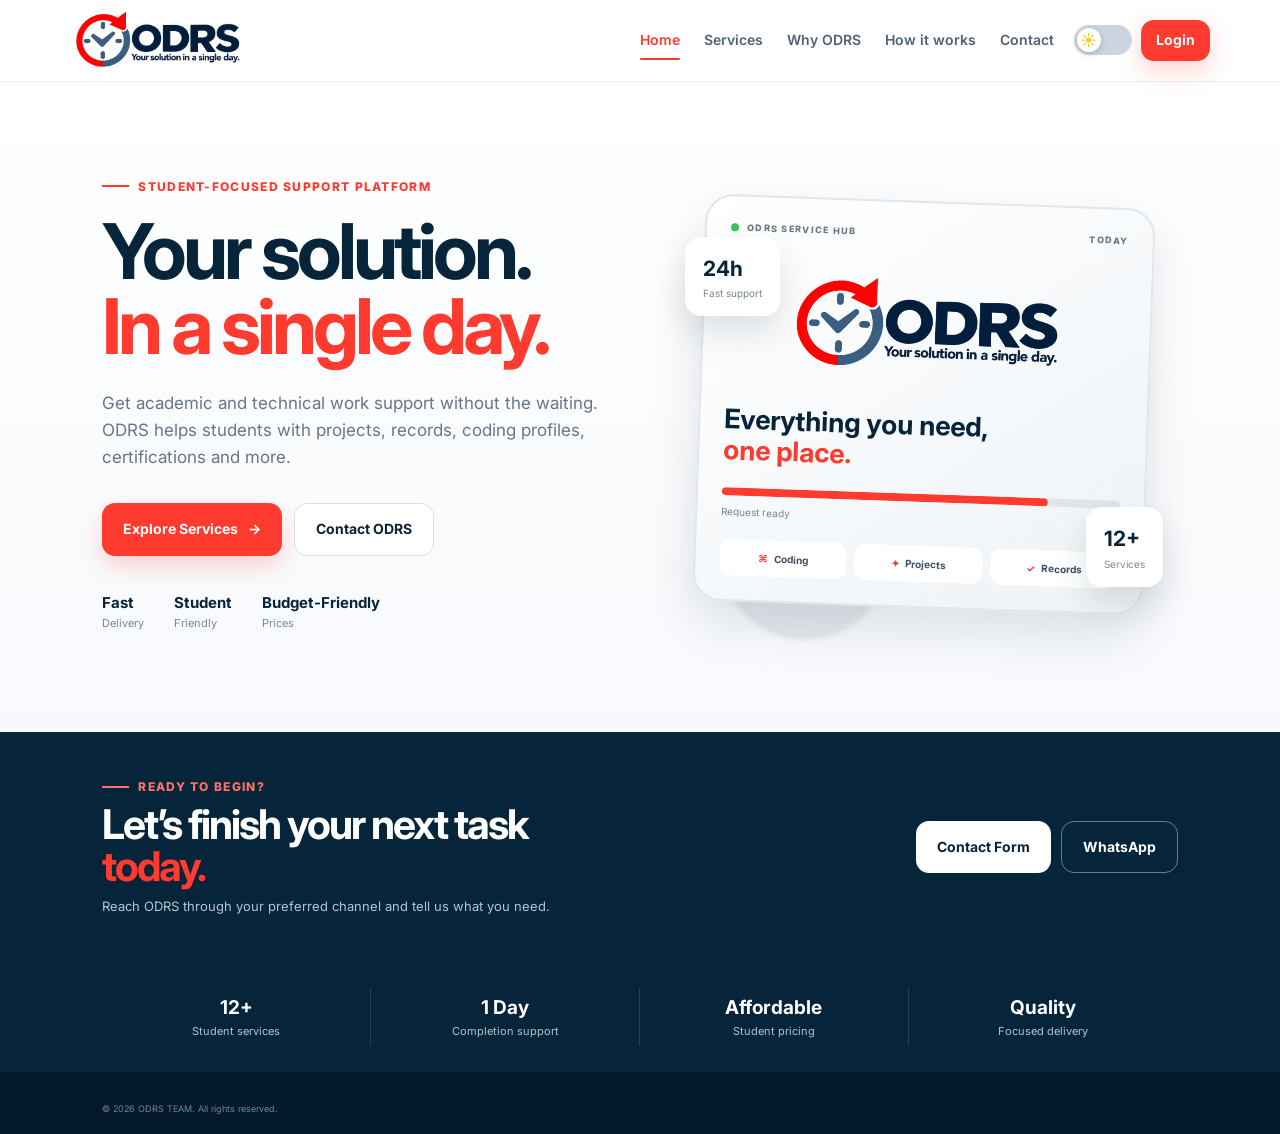
<file: index.html>
<!DOCTYPE html>
<html lang="en">
<head>
  <meta charset="UTF-8" />
  <meta name="viewport" content="width=device-width, initial-scale=1.0" />
  <meta name="description" content="ODRS Team — fast, affordable academic and technical support for students." />
  <title>ODRS TEAM | Home</title>
  <link rel="icon" href="favicon.ico" />
  <link rel="preconnect" href="https://fonts.googleapis.com">
  <link rel="preconnect" href="https://fonts.gstatic.com" crossorigin>
  <link href="https://fonts.googleapis.com/css2?family=Inter:wght@400;500;600;700;800&display=swap" rel="stylesheet">
  <link rel="stylesheet" href="landing.css" />
</head>
<body>
  <header class="site-header" id="top">
    <a class="brand" href="index.html" aria-label="ODRS home">
      <img src="logo.png" id="headerLogo" alt="ODRS logo" />
    </a>

    <nav class="desktop-nav" aria-label="Main navigation">
      <a href="services.html">Services</a>
      <a href="why-odrs.html">Why ODRS</a>
      <a href="how-it-works.html">How it works</a>
      <a href="contact.html">Contact</a>
    </nav>

    <div class="header-actions">
      <!-- Dark Mode -->
      <button class="theme-toggle" id="themeToggle" aria-label="Toggle dark mode">
      <span class="toggle-circle"></span>
    </button>
      <!-- Login -->
      <a class="btn btn-primary btn-small" href="login.html">Login</a>
      <!-- Mobile Menu -->
      <button class="menu-toggle" id="menuToggle" aria-label="Open menu">☰</button>
    </div>
  </header>

  <main>
    <section class="hero">
      <div class="hero-copy reveal">
        <div class="eyebrow"><span></span>Student-focused support platform</div>
        <h1>Your solution.<br><em>In a single day.</em></h1>
        <p>Get academic and technical work support without the waiting. ODRS helps students with projects, records, coding profiles, certifications and more.</p>

        <div class="hero-buttons">
          <a class="btn btn-primary" href="services.html">Explore Services <span>→</span></a>
          <a class="btn btn-ghost" href="contact.html">Contact ODRS</a>
        </div>

        <div class="trust-row">
          <div><strong>Fast</strong><span>Delivery</span></div>
          <div><strong>Student</strong><span>Friendly</span></div>
          <div><strong>Budget-Friendly</strong><span>Prices</span></div>
        </div>
      </div>

      <div class="hero-visual reveal">
        <div class="orb orb-one"></div>
        <div class="orb orb-two"></div>

        <div class="hero-card main-card">
          <div class="card-top">
            <span class="status-dot"></span>
            <span>ODRS SERVICE HUB</span>
            <span class="mini-date">TODAY</span>
          </div>

          <div class="hero-logo-wrap">
            <img src="logo.png" id="heroLogo" alt="ODRS" />
          </div>

          <h3>Everything you need,<br><span>one place.</span></h3>
          <div class="progress"><span style="width:82%"></span></div>
          <div class="progress-label"><span>Request ready</span><b>82%</b></div>

          <div class="mini-services">
            <div><span>⌘</span> Coding</div>
            <div><span>✦</span> Projects</div>
            <div><span>✓</span> Records</div>
          </div>
        </div>

        <div class="floating-card float-a">
          <b>24h</b>
          <span>Fast support</span>
        </div>

        <div class="floating-card float-b">
          <b>12+</b>
          <span>Services</span>
        </div>
      </div>
      
    </section>
    <section class="cta" id="contact">
      <div class="cta-inner reveal">
        <div>
          <div class="eyebrow"><span></span> Ready to begin?</div>
          <h2>Let’s finish your next task<br><em>today.</em></h2>
          <p>Reach ODRS through your preferred channel and tell us what you need.</p>
        </div>

        <div class="cta-actions">
          <a class="btn btn-white" href="https://odrs-contact-form.vercel.app/">Contact Form</a>
          <a class="btn btn-outline-white" href="https://wa.me/918940833101" target="_blank" rel="noopener noreferrer">WhatsApp</a>
        </div>
      </div>
    </section>
    
    <section class="stats-strip">
      <div><strong>12+</strong><span>Student services</span></div>
      <div><strong>1 Day</strong><span>Completion support</span></div>
      <div><strong>Affordable</strong><span>Student pricing</span></div>
      <div><strong>Quality</strong><span>Focused delivery</span></div>
    </section>
  </main>

  <footer class="footer">
    <p class="copyright">© 2026 ODRS TEAM. All rights reserved.</p>
  </footer>

  <script src="script.js"></script>
</body>
</html>
</file>
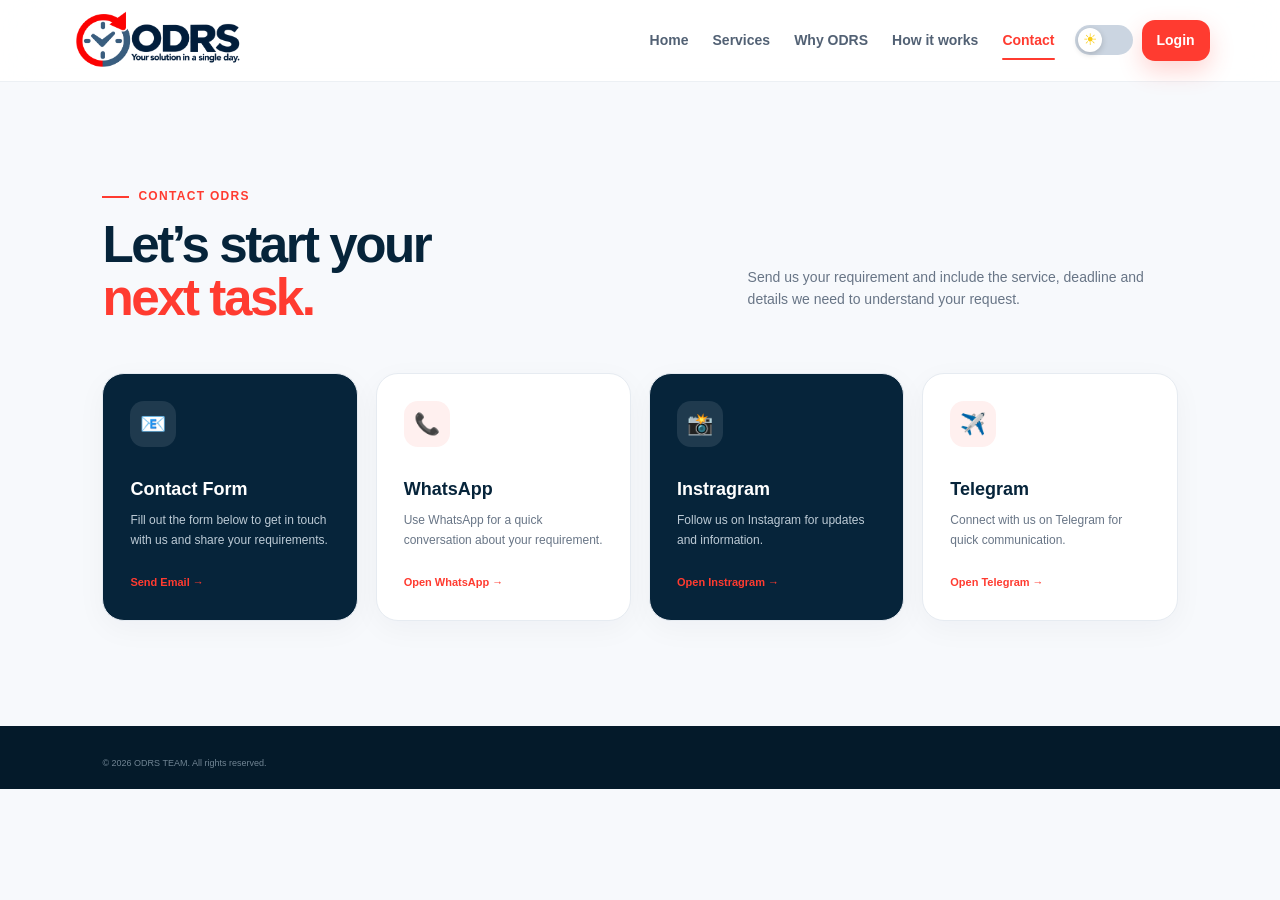
<file: contact.html>
<!DOCTYPE html>
<html lang="en">
<head><meta charset="UTF-8"/><meta name="viewport" content="width=device-width, initial-scale=1.0"/><meta name="description" content="Contact ODRS TEAM for student academic and technical support."/><title>ODRS TEAM | Contact</title><link rel="icon" href="favicon.ico"/><link rel="stylesheet" href="landing.css"/></head>
<body>
<header class="site-header" id="top">
  <a class="brand" href="index.html" aria-label="ODRS home">
    <img src="logo.png" id="headerLogo" alt="ODRS logo" />
  </a>
  <nav class="desktop-nav" aria-label="Main navigation">
    <a href="services.html">Services</a>
    <a href="why-odrs.html">Why ODRS</a>
    <a href="how-it-works.html">How it works</a>
    <a href="contact.html" aria-current="page">Contact</a>
  </nav><div class="header-actions">
    <button class="theme-toggle" id="themeToggle" aria-label="Toggle dark mode">
      <span class="toggle-circle"></span>
    </button><a class="btn btn-primary btn-small" href="login.html">Login</a>
    <button class="menu-toggle" id="menuToggle" aria-label="Open menu">☰</button>
  </div>
</header>
<main><section class="section"><div class="section-heading reveal"><div><div class="eyebrow"><span></span> Contact ODRS</div><h2>Let’s start your<br><em>next task.</em></h2></div><p>Send us your requirement and include the service, deadline and details we need to understand your request.</p></div>
<div class="service-grid"><article class="service-card featured reveal"><div class="service-icon">📧</div><h3>Contact Form</h3><p>Fill out the form below to get in touch with us and share your requirements.</p><a href="https://odrs-contact-form.vercel.app/">Send Email →</a></article><article class="service-card reveal"><div class="service-icon">📞</div><h3>WhatsApp</h3><p>Use WhatsApp for a quick conversation about your requirement.</p><a href="https://wa.me/918940833101" target="_blank">Open WhatsApp →</a></article><article class="service-card featured reveal"><div class="service-icon">📸</div><h3>Instragram</h3><p>Follow us on Instagram for updates and information.</p><a href="https://www.instagram.com/odrs._.company._?igsh=Y2Nidmp3eGxqczM2" target="_blank">Open Instragram →</a></article><article class="service-card reveal"><div class="service-icon">✈️</div><h3>Telegram</h3><p>Connect with us on Telegram for quick communication.</p><a href="https://t.me/Sethumadhavan505" target="_blank">Open Telegram →</a></article></div>
</section>
</main>
<footer class="footer"><p class="copyright">© 2026 ODRS TEAM. All rights reserved.</p></footer>
<script src="script.js"></script>
</body>
</html>
</file>
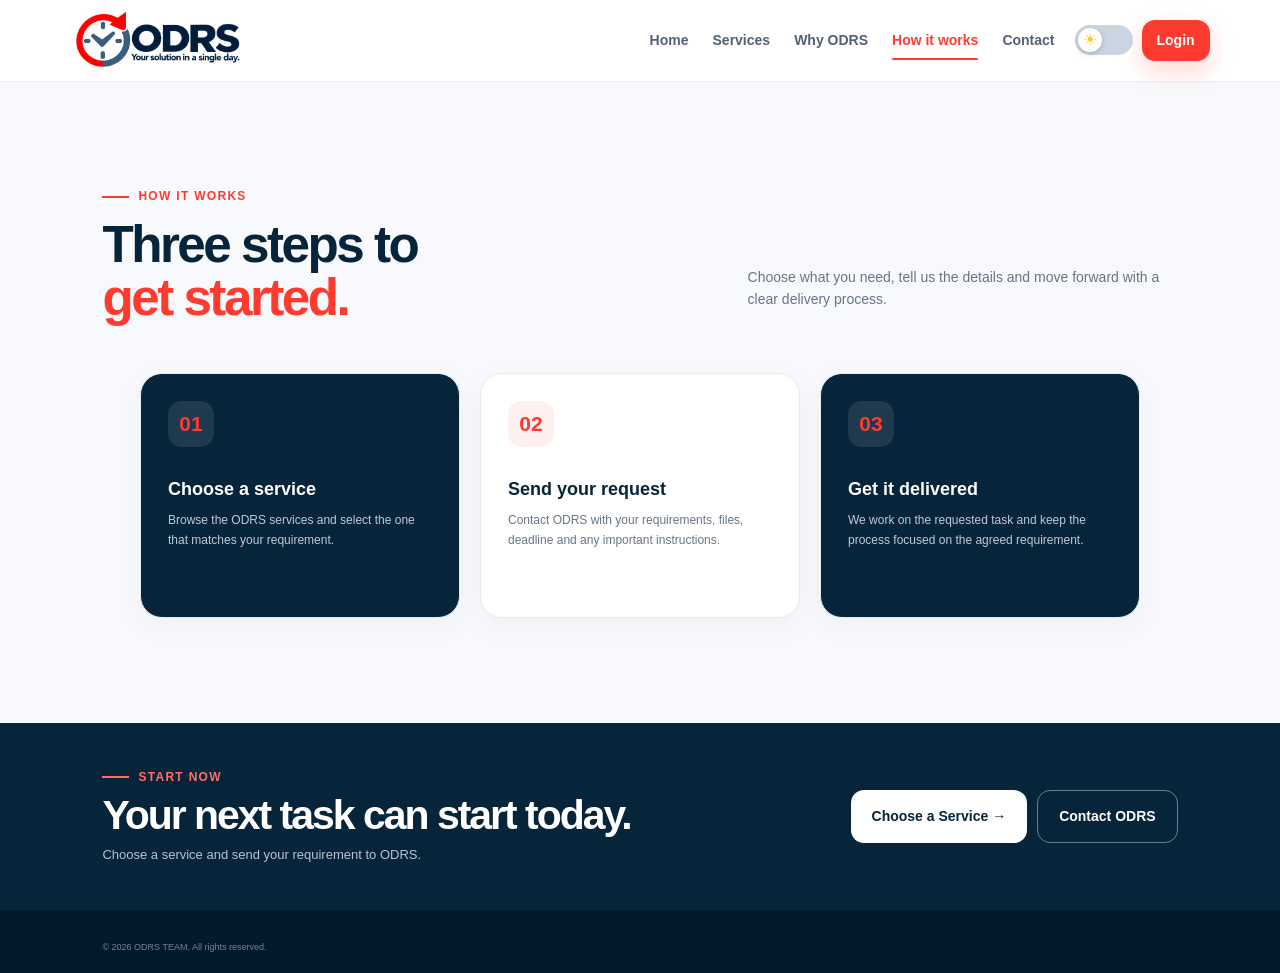
<file: how-it-works.html>
<!DOCTYPE html>
<html lang="en">
<head><meta charset="UTF-8"/><meta name="viewport" content="width=device-width, initial-scale=1.0"/><meta name="description" content="How ODRS works for students."/><title>ODRS TEAM | How it Works</title><link rel="icon" href="favicon.ico"/><link rel="stylesheet" href="landing.css"/></head>
<body>
<header class="site-header" id="top">
  <a class="brand" href="index.html" aria-label="ODRS home">
    <img src="logo.png" id="headerLogo" alt="ODRS logo" />
  </a>
  <nav class="desktop-nav" aria-label="Main navigation">
    <a href="services.html">Services</a>
    <a href="why-odrs.html">Why ODRS</a>
    <a href="how-it-works.html" aria-current="page">How it works</a>
    <a href="contact.html">Contact</a>
  </nav>
  <div class="header-actions">
    <button class="theme-toggle" id="themeToggle" aria-label="Toggle dark mode">
      <span class="toggle-circle"></span>
    </button>
    <a class="btn btn-primary btn-small" href="login.html">Login</a>
    <button class="menu-toggle" id="menuToggle" aria-label="Open menu">☰</button>
  </div>
</header>
<main>
<section class="section"><div class="section-heading reveal"><div><div class="eyebrow"><span></span> How it works</div><h2>Three steps to<br><em>get started.</em></h2></div><p>Choose what you need, tell us the details and move forward with a clear delivery process.</p></div>  
<div class="steps"><article class="service-card featured reveal"><div class="service-icon">01</div><h3>Choose a service</h3><p>Browse the ODRS services and select the one that matches your requirement.</p></article><article class="service-card reveal"><div class="service-icon">02</div><h3>Send your request</h3><p>Contact ODRS with your requirements, files, deadline and any important instructions.</p></article><article class="service-card featured reveal"><div class="service-icon">03</div><h3>Get it delivered</h3><p>We work on the requested task and keep the process focused on the agreed requirement.</p></article></div></section>
<section class="cta"><div class="cta-inner reveal"><div><div class="eyebrow"><span></span> Start now</div><h2>Your next task can start today.</h2><p>Choose a service and send your requirement to ODRS.</p></div><div class="cta-actions"><a class="btn btn-white" href="services.html">Choose a Service →</a><a class="btn btn-outline-white" href="contact.html">Contact ODRS</a></div></div></section>
</main>
<footer class="footer"><p class="copyright">© 2026 ODRS TEAM. All rights reserved.</p></footer>
  <script src="script.js"></script>
</body>
</html>
</file>
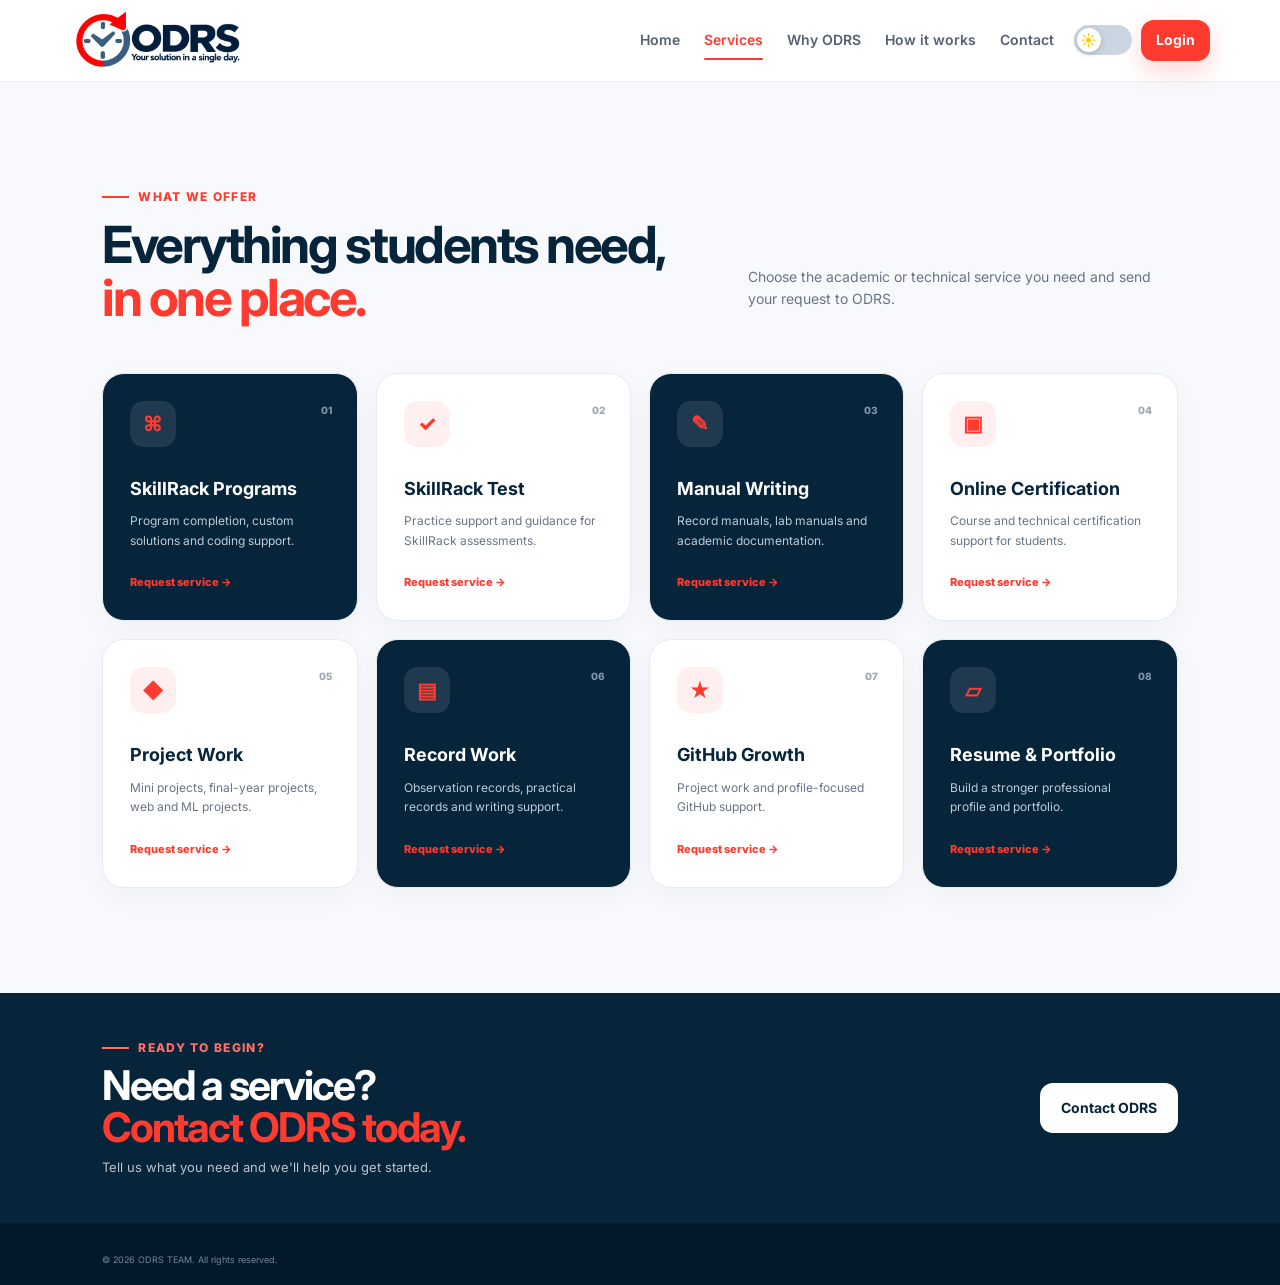
<file: services.html>
<!DOCTYPE html>
<html lang="en">
<head>
  <meta charset="UTF-8" />
  <meta name="viewport" content="width=device-width, initial-scale=1.0" />
  <meta name="description" content="ODRS Services — academic and technical support for students." />
  <title>ODRS TEAM | Services</title>
  <link rel="icon" href="favicon.ico" />
  <link rel="preconnect" href="https://fonts.googleapis.com">
  <link rel="preconnect" href="https://fonts.gstatic.com" crossorigin>
  <link href="https://fonts.googleapis.com/css2?family=Inter:wght@400;500;600;700;800&display=swap" rel="stylesheet">
  <link rel="stylesheet" href="landing.css" />
</head>
<body>
<header class="site-header" id="top">
  <a class="brand" href="index.html" aria-label="ODRS home">
    <img src="logo.png" id="headerLogo" alt="ODRS logo" />
  </a>
  <nav class="desktop-nav" aria-label="Main navigation">
    <a href="services.html">Services</a>
    <a href="why-odrs.html">Why ODRS</a>
    <a href="how-it-works.html">How it works</a>
    <a href="contact.html">Contact</a>
  </nav>
  <div class="header-actions">
    <button class="theme-toggle" id="themeToggle" aria-label="Toggle dark mode"><span class="toggle-circle"></span></button>
    <a class="btn btn-primary btn-small" href="https://odrs-company-io.vercel.app/">Login</a>
    <button class="menu-toggle" id="menuToggle" aria-label="Open menu">☰</button>
  </div>
</header>

<main>
<section class="section">
  <div class="section-heading reveal">
    <div>
      <div class="eyebrow"><span></span> What we offer</div>
      <h2>Everything students need,<br><em>in one place.</em></h2>
    </div>
    <p>Choose the academic or technical service you need and send your request to ODRS.</p>
  </div>

  <div class="service-grid">
    <article class="service-card featured reveal"><div class="service-icon">⌘</div><span class="service-no">01</span><h3>SkillRack Programs</h3><p>Program completion, custom solutions and coding support.</p><a href="https://odrs-company-io.vercel.app/">Request service →</a></article>
    <article class="service-card reveal"><div class="service-icon">✓</div><span class="service-no">02</span><h3>SkillRack Test</h3><p>Practice support and guidance for SkillRack assessments.</p><a href="https://odrs-company-io.vercel.app/">Request service →</a></article>
    <article class="service-card featured reveal"><div class="service-icon">✎</div><span class="service-no">03</span><h3>Manual Writing</h3><p>Record manuals, lab manuals and academic documentation.</p><a href="https://odrs-company-io.vercel.app/">Request service →</a></article>
    <article class="service-card reveal"><div class="service-icon">▣</div><span class="service-no">04</span><h3>Online Certification</h3><p>Course and technical certification support for students.</p><a href="https://odrs-company-io.vercel.app/">Request service →</a></article>
    <article class="service-card reveal"><div class="service-icon">◆</div><span class="service-no">05</span><h3>Project Work</h3><p>Mini projects, final-year projects, web and ML projects.</p><a href="https://odrs-company-io.vercel.app/">Request service →</a></article>
    <article class="service-card featured reveal"><div class="service-icon">▤</div><span class="service-no">06</span><h3>Record Work</h3><p>Observation records, practical records and writing support.</p><a href="https://odrs-company-io.vercel.app/">Request service →</a></article>
    <article class="service-card reveal"><div class="service-icon">★</div><span class="service-no">07</span><h3>GitHub Growth</h3><p>Project work and profile-focused GitHub support.</p><a href="https://odrs-company-io.vercel.app/">Request service →</a></article>
    <article class="service-card featured reveal"><div class="service-icon">▱</div><span class="service-no">08</span><h3>Resume &amp; Portfolio</h3><p>Build a stronger professional profile and portfolio.</p><a href="https://odrs-company-io.vercel.app/">Request service →</a></article>
  </div>
</section>

<section class="cta">
  <div class="cta-inner reveal">
    <div><div class="eyebrow"><span></span> Ready to begin?</div><h2>Need a service?<br><em>Contact ODRS today.</em></h2><p>Tell us what you need and we'll help you get started.</p></div>
    <div class="cta-actions"><a class="btn btn-white" href="contact.html">Contact ODRS</a></div>
  </div>
</section>
</main>

<footer class="footer">
  <p class="copyright">© 2026 ODRS TEAM. All rights reserved.</p>
</footer>
<script src="script.js"></script>
</body>
</html>
</file>
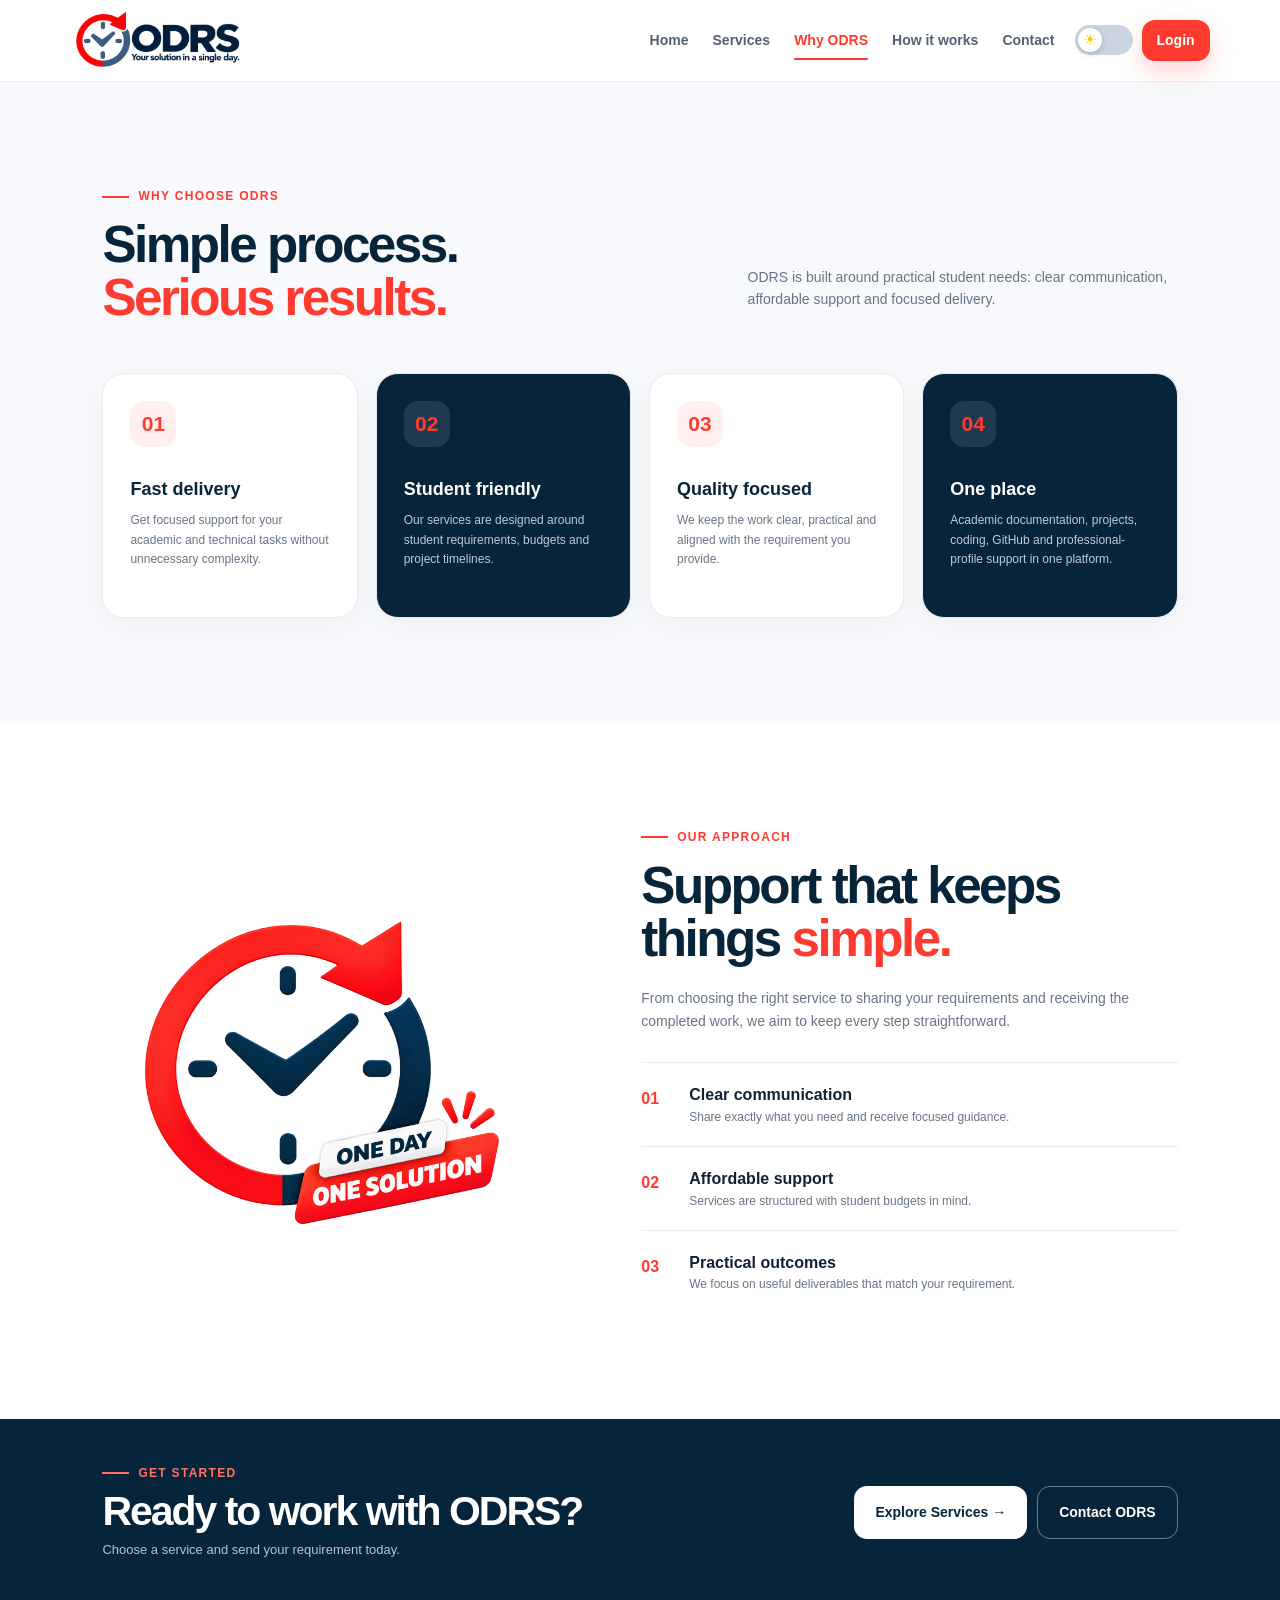
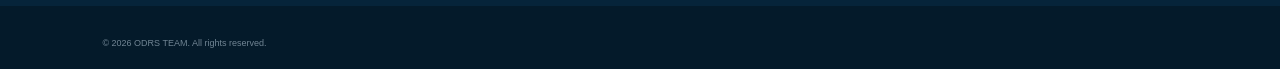
<file: why-odrs.html>
<!DOCTYPE html>
<html lang="en">
<head>
  <meta charset="UTF-8" />
  <meta name="viewport" content="width=device-width, initial-scale=1.0" />
  <meta name="description" content="Why choose ODRS for student academic and technical support." />
  <title>ODRS TEAM | Why ODRS</title>
  <link rel="icon" href="favicon.ico" />
  <link rel="stylesheet" href="landing.css" />
</head>
<body>
<header class="site-header" id="top">
  <a class="brand" href="index.html" aria-label="ODRS home">
    <img src="logo.png" id="headerLogo" alt="ODRS logo" />
  </a>
  <nav class="desktop-nav" aria-label="Main navigation">
    <a href="services.html">Services</a>
    <a href="why-odrs.html" aria-current="page">Why ODRS</a>
    <a href="how-it-works.html">How it works</a>
    <a href="contact.html">Contact</a>
  </nav>
  <div class="header-actions">
    <button class="theme-toggle" id="themeToggle" aria-label="Toggle dark mode">
      <span class="toggle-circle"></span>
    </button>
    <a class="btn btn-primary btn-small" href="login.html">Login</a>
    <button class="menu-toggle" id="menuToggle" aria-label="Open menu">☰</button>
  </div>
</header>
<main>
<section class="section">
  <div class="section-heading reveal"><div><div class="eyebrow"><span></span> Why choose ODRS</div><h2>Simple process.<br><em>Serious results.</em></h2></div><p>ODRS is built around practical student needs: clear communication, affordable support and focused delivery.</p></div>
  <div class="service-grid">
    <article class="service-card reveal"><div class="service-icon">01</div><h3>Fast delivery</h3><p>Get focused support for your academic and technical tasks without unnecessary complexity.</p></article>
    <article class="service-card featured reveal"><div class="service-icon">02</div><h3>Student friendly</h3><p>Our services are designed around student requirements, budgets and project timelines.</p></article>
    <article class="service-card reveal"><div class="service-icon">03</div><h3>Quality focused</h3><p>We keep the work clear, practical and aligned with the requirement you provide.</p></article>
    <article class="service-card featured reveal"><div class="service-icon">04</div><h3>One place</h3><p>Academic documentation, projects, coding, GitHub and professional-profile support in one platform.</p></article>
  </div>
</section>
  
<section class="section why">
  <div class="why-visual">

  <img src="brand.png" id="whyLogo" alt="ODRS Logo" class="why-logo">

</div>
  <div class="why-copy reveal"><div class="eyebrow"><span></span> Our approach</div><h2>Support that keeps things <em>simple.</em></h2><p>From choosing the right service to sharing your requirements and receiving the completed work, we aim to keep every step straightforward.</p>
    <div class="benefits">
      <div class="benefit">
        <span>01</span>
        <div>
          <strong>Clear communication</strong>
          <p>Share exactly what you need and receive focused guidance.</p>
        </div>
      </div>
      <div class="benefit">
        <span>02</span>
        <div>
          <strong>Affordable support</strong>
          <p>Services are structured with student budgets in mind.</p>
        </div>
      </div>
      <div class="benefit">
        <span>03</span>
        <div>
          <strong>Practical outcomes</strong>
          <p>We focus on useful deliverables that match your requirement.</p>
        </div>
      </div>
    </div>
  </div>
</section>
<section class="cta"><div class="cta-inner reveal"><div><div class="eyebrow"><span></span> Get started</div><h2>Ready to work with ODRS?</h2><p>Choose a service and send your requirement today.</p></div><div class="cta-actions"><a class="btn btn-white" href="services.html">Explore Services →</a><a class="btn btn-outline-white" href="contact.html">Contact ODRS</a></div></div></section>
</main>
<footer class="footer"><p class="copyright">© 2026 ODRS TEAM. All rights reserved.</p></footer>
<script src="script.js"></script>
</body>
</html>
</file>
<file: landing.css>
:root {
  --navy: #06243a;
  --navy2: #0b314c;
  --red: #ff3b30;
  --red2: #ff5b52;
  --ink: #122235;
  --muted: #687586;
  --bg: #f7f9fc;
  --card: #fff;
  --line: #e6ebf1;
  --shadow: 0 22px 55px rgba(8, 31, 49, 0.11);
  --radius: 22px;
}

* {
  box-sizing: border-box;
}

html {
  scroll-behavior: smooth;
}

body {
  margin: 0;
  font-family: Inter, Arial, sans-serif;
  color: var(--ink);
  background: var(--bg);
  line-height: 1.6;
}

a {
  text-decoration: none;
  color: inherit;
}

button {
  font: inherit;
}

/* =========================
   HEADER
========================= */

.site-header {
  position: sticky;
  top: 0;
  z-index: 50;
  height: 82px;
  display: flex;
  align-items: center;
  justify-content: space-between;
  padding: 0 5.5%;
  background: rgba(255, 255, 255, 0.9);
  backdrop-filter: blur(18px);
  border-bottom: 1px solid rgba(230, 235, 241, 0.75);
}

.brand img {
  width: 175px;
  height: auto;
  display: block;
}

.desktop-nav {
  display: flex;
  gap: 24px;
  margin-left: auto;
  margin-right: 20px;
}

.desktop-nav a {
  font-size: 14px;
  font-weight: 600;
  color: #526174;
  transition: 0.2s;
}

.desktop-nav a:hover {
  color: var(--red);
}

.header-actions {
  display: flex;
  align-items: center;
  gap: 9px;
}

.menu-toggle {
  display: none;
  border: 0;
  background: transparent;
  cursor: pointer;
  font-size: 25px;
  padding: 0;
}

/* =========================
   BUTTONS
========================= */

.btn {
  display: inline-flex;
  align-items: center;
  justify-content: center;
  gap: 10px;
  border-radius: 13px;
  padding: 14px 21px;
  font-weight: 700;
  font-size: 14px;
  transition:
    transform 0.2s,
    box-shadow 0.2s,
    background 0.2s;
}

.btn:hover {
  transform: translateY(-2px);
}

.btn-primary {
  background: var(--red);
  color: #fff;
  box-shadow: 0 10px 25px rgba(255, 59, 48, 0.22);
}

.btn-primary:hover {
  background: #ed2d23;
}

.btn-small {
  padding: 9px 15px;
}

.btn-ghost {
  border: 1px solid #d7dfe7;
  background: #fff;
}

.btn-white {
  background: #fff;
  color: var(--navy);
}

.btn-outline-white {
  border: 1px solid rgba(255, 255, 255, 0.4);
  color: #fff;
}

/* =========================
   HERO
========================= */

.hero {
  min-height: 650px;
  display: grid;
  grid-template-columns: 1.02fr 0.98fr;
  align-items: center;
  gap: 40px;
  padding: 70px 8% 75px;
  overflow: hidden;
  background: linear-gradient(180deg, #fff 0%, #f7f9fc 100%);
}

.eyebrow {
  display: flex;
  align-items: center;
  gap: 9px;
  color: var(--red);
  font-size: 12px;
  font-weight: 800;
  letter-spacing: 1.3px;
  text-transform: uppercase;
}

.eyebrow span {
  width: 27px;
  height: 2px;
  background: var(--red);
  display: inline-block;
}

.hero h1 {
  font-size: clamp(48px, 6vw, 82px);
  line-height: 0.98;
  letter-spacing: -4px;
  margin: 18px 0 25px;
  color: var(--navy);
}

em {
  font-style: normal;
  color: var(--red);
}

.hero-copy > p {
  max-width: 590px;
  color: var(--muted);
  font-size: 17px;
}

.hero-buttons {
  display: flex;
  gap: 12px;
  margin: 32px 0;
}

.trust-row {
  display: flex;
  gap: 30px;
  margin-top: 35px;
}

.trust-row div {
  display: flex;
  flex-direction: column;
}

.trust-row strong {
  font-size: 15px;
  color: var(--navy);
}

.trust-row span {
  font-size: 11px;
  color: #7b8795;
}

/* =========================
   HERO VISUAL
========================= */

.hero-visual {
  height: 480px;
  position: relative;
  display: flex;
  align-items: center;
  justify-content: center;
}

.orb {
  position: absolute;
  border-radius: 50%;
  filter: blur(2px);
}

.orb-one {
  width: 360px;
  height: 360px;
  background: rgba(255, 59, 48, 0.09);
  top: 50px;
  right: 30px;
}

.orb-two {
  width: 170px;
  height: 170px;
  background: rgba(6, 36, 58, 0.08);
  bottom: 5px;
  left: 50px;
}

.hero-card {
  position: relative;
  z-index: 2;
}

.main-card {
  width: min(450px, 90%);
  padding: 24px;
  border: 2px solid #dfe6ee;
  border-radius: 28px;
  background: linear-gradient(145deg, #fff, #eef3f7);
  box-shadow: 0 20px 50px rgba(8, 31, 49, 0.12);
  transform: rotate(2deg);
}

.card-top {
  display: flex;
  align-items: center;
  gap: 8px;
  font-size: 9px;
  font-weight: 800;
  letter-spacing: 1.3px;
  color: #6d7885;
}

.status-dot {
  width: 8px;
  height: 8px;
  border-radius: 50%;
  background: #35c759;
}

.mini-date {
  margin-left: auto;
}

.hero-logo-wrap {
  height: 145px;
  display: flex;
  align-items: center;
  justify-content: center;
  margin: 12px 0;
}

.hero-logo-wrap img {
  width: 280px;
  max-width: 90%;
  height: auto;
}

.main-card h3 {
  font-size: 27px;
  line-height: 1.15;
  color: var(--navy);
  margin: 8px 0 22px;
}

.main-card h3 span {
  color: var(--red);
}

.progress {
  height: 8px;
  border-radius: 20px;
  background: #dfe5ea;
  overflow: hidden;
}

.progress span {
  height: 100%;
  display: block;
  background: var(--red);
  border-radius: 20px;
}

.progress-label {
  display: flex;
  justify-content: space-between;
  margin: 8px 0 20px;
  font-size: 10px;
  color: #788493;
}

.mini-services {
  display: grid;
  grid-template-columns: repeat(3, 1fr);
  gap: 8px;
}

.mini-services div {
  padding: 10px 8px;
  background: #fff;
  border-radius: 11px;
  font-size: 10px;
  font-weight: 700;
  color: #425162;
  text-align: center;
}

.mini-services span {
  color: var(--red);
  margin-right: 4px;
}

/* =========================
   FLOATING CARDS
========================= */

.floating-card {
  position: absolute;
  z-index: 4;
  padding: 15px 18px;
  border-radius: 16px;
  background: #fff;
  box-shadow: 0 16px 35px rgba(8, 31, 49, 0.13);
  display: flex;
  flex-direction: column;
}

.floating-card b {
  font-size: 21px;
  color: var(--navy);
}

.floating-card span {
  font-size: 10px;
  color: #7a8793;
}

.float-a {
  top: 72px;
  left: 15px;
}

.float-b {
  bottom: 58px;
  right: 15px;
}

/* =========================
   STATS
========================= */

.stats-strip {
  display: grid;
  grid-template-columns: repeat(4, 1fr);
  padding: 26px 8%;
  background: var(--navy);
  color: #fff;
}

.stats-strip div {
  padding: 5px 25px;
  border-right: 1px solid rgba(255, 255, 255, 0.13);
  display: flex;
  flex-direction: column;
  align-items: center;
}

.stats-strip div:last-child {
  border: 0;
}

.stats-strip strong {
  font-size: 19px;
}

.stats-strip span {
  font-size: 11px;
  color: #b6c3cf;
}

/* =========================
   GENERAL SECTIONS
========================= */

.section {
  padding: 105px 8%;
}

.section-heading {
  display: flex;
  justify-content: space-between;
  align-items: end;
  gap: 40px;
  margin-bottom: 48px;
}

.section-heading h2,
.why-copy h2 {
  font-size: clamp(35px, 4vw, 54px);
  line-height: 1.04;
  letter-spacing: -2.5px;
  margin: 12px 0 0;
  color: var(--navy);
}

.section-heading > p {
  max-width: 430px;
  color: var(--muted);
  font-size: 14px;
}

/* =========================
   SERVICES
========================= */

.service-grid {
  display: grid;
  grid-template-columns: repeat(4, 1fr);
  gap: 18px;
}

.service-card {
  min-height: 245px;
  position: relative;
  padding: 27px;
  border-radius: var(--radius);
  background: var(--card);
  border: 1px solid var(--line);
  box-shadow: 0 8px 30px rgba(8, 31, 49, 0.04);
  transition: 0.25s;
  overflow: hidden;
}

.service-card:hover {
  transform: translateY(-6px);
  box-shadow: var(--shadow);
  border-color: #dce4eb;
}

.service-card.featured {
  background: var(--navy);
  color: #fff;
}

.service-card.featured h3,
.service-card.featured p {
  color: #fff;
}

.service-card.featured p {
  color: #bdcbd6;
}

.service-icon {
  width: 46px;
  height: 46px;
  display: flex;
  align-items: center;
  justify-content: center;
  border-radius: 14px;
  background: #fff0ef;
  color: var(--red);
  font-size: 21px;
  font-weight: 800;
}

.featured .service-icon {
  background: rgba(255, 255, 255, 0.1);
}

.service-no {
  position: absolute;
  right: 25px;
  top: 28px;
  font-size: 10px;
  font-weight: 800;
  color: #9aa6b2;
}

.featured .service-no {
  color: #7e96a9;
}

.service-card h3 {
  margin: 28px 0 8px;
  font-size: 18px;
  color: var(--navy);
}

.service-card p {
  font-size: 12px;
  color: var(--muted);
  margin: 0 0 18px;
}

.service-card a {
  font-size: 11px;
  font-weight: 800;
  color: var(--red);
}

/* =========================
   WHY SECTION
========================= */

.why {
  display: grid;
  grid-template-columns: 0.9fr 1.1fr;
  align-items: center;
  gap: 100px;
  background: #fff;
}

.why-visual {
  min-height: 470px;
  position: relative;
  display: flex;
  align-items: center;
  justify-content: center;
}

.why-logo {
  width: 390px;
  height: 390px;
  object-fit: contain;
  display: block;
}

.why-badge {
  position: absolute;
  right: 3%;
  bottom: 45px;
  z-index: 5;

  display: flex;
  flex-direction: column;
  align-items: center;

  padding: 10px 22px 12px;
  border-radius: 8px;

  background: var(--red);
  color: #fff;

  transform: rotate(-6deg);

  box-shadow: 0 14px 28px rgba(255, 59, 48, 0.28);
}

/* ONE DAY */
.why-badge small {
  background: #fff;
  color: var(--navy);

  padding: 5px 18px;
  border-radius: 6px;

  font-size: 12px;
  font-weight: 800;
  letter-spacing: 1px;

  margin-bottom: 3px;

  transform: rotate(2deg);
}

/* ONE SOLUTION */
.why-badge strong {
  font-size: 20px;
  font-weight: 900;
  letter-spacing: -0.5px;
  white-space: nowrap;
}

.why-copy > p {
  max-width: 560px;
  color: var(--muted);
  font-size: 14px;
  margin: 22px 0 30px;
}

.benefit {
  display: flex;
  gap: 22px;
  padding: 19px 0;
  border-top: 1px solid var(--line);
}

.benefit > span {
  font-size: 11px;
  font-weight: 800;
  color: var(--red);
  padding-top: 4px;
}

.benefit h3 {
  margin: 0 0 3px;
  font-size: 15px;
  color: var(--navy);
}

.benefit p {
  margin: 0;
  font-size: 12px;
  color: var(--muted);
}

/* =========================
   CENTERED SECTION
========================= */

.centered {
  display: block;
  text-align: center;
}

.centered .eyebrow {
  justify-content: center;
}

.centered > p {
  margin: 18px auto 0;
}

/* =========================
   PROCESS
========================= */

.process {
  background: var(--bg);
}

.steps {
  display: grid;
  grid-template-columns: repeat(3, 1fr);
  gap: 20px;
  max-width: 1000px;
  margin: auto;
}

.step {
  position: relative;
  padding: 35px;
  border-radius: 20px;
  background: #fff;
  border: 1px solid var(--line);
}

.step span {
  font-size: 11px;
  font-weight: 800;
  color: var(--red);
}

.step h3 {
  color: var(--navy);
  font-size: 18px;
  margin: 28px 0 7px;
}

.step p {
  font-size: 12px;
  color: var(--muted);
  margin: 0;
}

/* =========================
   CTA
========================= */

.cta {
  padding: 45px 8%;
  background: var(--navy);
}

.cta-inner {
  max-width: 1150px;
  margin: auto;
  display: flex;
  align-items: center;
  justify-content: space-between;
  gap: 30px;
}

.cta h2 {
  font-size: clamp(30px, 3.2vw, 45px);
  line-height: 1.02;
  letter-spacing: -2px;
  color: #fff;
  margin: 8px 0;
}

.cta p {
  color: #b7c5d0;
  font-size: 13px;
  margin: 8px 0 0;
}

.cta .eyebrow {
  color: #ff7168;
}

.cta .eyebrow span {
  background: #ff7168;
}

.cta-actions {
  display: flex;
  gap: 10px;
}

/* =========================
   FOOTER
========================= */

.footer {
  padding: 25px 8% 18px;
  background: #041a2a;
  color: #fff;
  display: grid;
  grid-template-columns: 1fr 1fr;
  gap: 20px;
}

.footer-brand img {
  width: 110px;
  filter: brightness(0) invert(1);
  opacity: 0.95;
}

.footer-brand p {
  font-size: 10px;
  color: #9caebb;
}

.footer-links {
  display: flex;
  justify-content: flex-end;
  align-items: start;
  gap: 20px;
  flex-wrap: wrap;
}

.footer-links a {
  font-size: 10px;
  color: #b8c5d0;
}

.copyright {
  grid-column: 1 / -1;
  border-top: none;
  padding-top: 5px;
  margin: 0;
  color: #718594;
  font-size: 9px;
}

/* =========================
   ANIMATION
========================= */

.reveal {
  opacity: 0;
  transform: translateY(24px);
  transition:
    opacity 0.7s ease,
    transform 0.7s ease;
}

.reveal.visible {
  opacity: 1;
  transform: none;
}

/* =========================
   DARK MODE
========================= */

body.dark {
  --bg: #081723;
  --card: #0e2434;
  --ink: #edf4f8;
  --muted: #9badba;
  --line: #1c3445;
}

body.dark .site-header {
  background: rgba(6, 24, 36, 0.9);
  border-color: #1c3445;
}

body.dark .desktop-nav a,
body.dark .theme-toggle {
  color: #bdcbd4;
}

body.dark .hero {
  background: linear-gradient(180deg, #071a28, #081723);
}

body.dark .btn-ghost {
  background: #0e2434;
  color: #fff;
  border-color: #254052;
}

body.dark .main-card {
  background: linear-gradient(145deg, #102b3e, #0a1e2d);
  border: 2px solid #00d4ff;
  box-shadow: 0 0 25px rgba(0, 212, 255, 0.15);
}

body.dark .mini-services div {
  background: #0a1d2c;
  color: #d7e1e7;
}

body.dark .why {
  background: #0b1d2b;
}

/* =========================
   RESPONSIVE — TABLET
========================= */

@media (max-width: 1000px) {
  .desktop-nav {
    gap: 14px;
    margin-right: 10px;
  }

  .hero {
    grid-template-columns: 1fr;
    padding-top: 55px;
  }

  .hero-copy {
    text-align: center;
  }

  .hero-copy .eyebrow,
  .trust-row {
    justify-content: center;
  }

  .hero-copy > p {
    margin-left: auto;
    margin-right: auto;
  }

  .hero-buttons {
    justify-content: center;
  }

  .hero-visual {
    height: 430px;
  }

  .service-grid {
    grid-template-columns: repeat(2, 1fr);
  }

  .why {
    grid-template-columns: 1fr;
    gap: 30px;
  }

  .why-visual {
    min-height: 400px;
  }

  .why-copy {
    max-width: 700px;
    margin: auto;
  }

  .cta-inner {
    display: block;
    text-align: center;
  }

  .cta-actions {
    justify-content: center;
    margin-top: 28px;
  }
}

/* =========================
   RESPONSIVE — MOBILE
========================= */

@media (max-width: 700px) {
  .site-header {
    height: 68px;
    padding: 0 5%;
  }

  .desktop-nav {
    display: none;
  }

  .menu-toggle {
    display: block;
  }

  .header-actions .btn {
    display: inline-flex;
    padding: 9px 14px;
    font-size: 13px;
  }

  .theme-toggle {
    display: block;
    width: 58px;
    height: 30px;
  }
  
  .hero {
    padding: 48px 5% 55px;
  }

  .hero h1 {
    font-size: 52px;
    letter-spacing: -3px;
  }

  .hero-copy > p {
    font-size: 15px;
  }

  .trust-row {
    gap: 18px;
  }

  .hero-visual {
    height: 390px;
  }

  .main-card {
    width: 92%;
  }

  .float-a {
    left: 0;
    top: 25px;
  }

  .float-b {
    right: 0;
    bottom: 20px;
  }

  .stats-strip {
    grid-template-columns: repeat(2, 1fr);
    padding: 18px 5%;
  }

  .stats-strip div {
    border: 0;
    padding: 10px;
  }

  .section {
    padding: 75px 5%;
  }

  .section-heading {
    display: block;
  }

  .section-heading > p {
    margin-top: 20px;
  }

  .service-grid {
    grid-template-columns: 1fr;
  }

  .why-visual {
    min-height: 350px;
  }

  .why-logo {
    width: 280px;
    height: 280px;
  }
  
  .why-badge {
    right: 0;
    bottom: 15px;
    padding: 8px 16px 10px;
  }

  .why-badge small {
    font-size: 9px;
    padding: 4px 12px;
  }

  .why-badge strong {
    font-size: 15px;
  }

  .steps {
    grid-template-columns: 1fr;
  }

  .cta {
    padding: 60px 5%;
  }

  .footer {
    grid-template-columns: 1fr;
    padding: 40px 5%;
  }

  .footer-links {
    justify-content: flex-start;
  }

  .copyright {
    grid-column: auto;
  }

  .hero-buttons {
    flex-wrap: wrap;
  }
}

/* =========================
   THEME TOGGLE
========================= */

.theme-toggle {
  width: 58px;
  height: 30px;
  padding: 0;
  border: none;
  border-radius: 30px;
  background: #cbd5e1;
  position: relative;
  cursor: pointer;
  flex-shrink: 0;
  transition: background 0.3s ease;
}

/* White circular knob */
.theme-toggle::after {
  content: "☀";
  position: absolute;

  width: 24px;
  height: 24px;

  top: 3px;
  left: 3px;

  display: flex;
  align-items: center;
  justify-content: center;

  border-radius: 50%;
  background: #ffffff;

  color: #facc15;
  font-size: 16px;
  line-height: 1;

  box-shadow: 0 2px 6px rgba(0, 0, 0, 0.18);

  transition:
    transform 0.3s ease,
    color 0.3s ease;
}

/* Remove the old outside icon */
.theme-toggle::before {
  display: none;
}

/* =========================
   DARK MODE
========================= */

body.dark .theme-toggle {
  background: #334155;
}

body.dark .theme-toggle::after {
  content: "☾";
  transform: translateX(28px);
  color: #64748b;
}
/* =========================
   DARK MODE TEXT FIX
========================= */

body.dark {
  color: #ffffff;
}

/* Main hero text */
body.dark .hero-copy h1 {
  color: #ffffff;
}

body.dark .hero-copy h1 em {
  color: #ff3b30;
}

body.dark .hero-copy p {
  color: #b8c7d4;
}

/* Trust row */
body.dark .trust-row strong {
  color: #ffffff;
}

body.dark .trust-row span {
  color: #9badba;
}

/* Hero card */
body.dark .main-card h3 {
  color: #ffffff;
}

body.dark .main-card h3 span {
  color: #ff3b30;
}

body.dark .card-top span {
  color: #9badba;
}

body.dark .progress-label {
  color: #9badba;
}

body.dark .mini-services div {
  color: #ffffff;
}

/* Floating cards */
body.dark .floating-card b {
  color: #06243a;
}

body.dark .floating-card span {
  color: #687586;
}

/* CTA */
body.dark .cta h2 {
  color: #ffffff;
}

body.dark .cta p {
  color: #b8c7d4;
}

/* Stats */
body.dark .stats-strip strong {
  color: #ffffff;
}

body.dark .stats-strip span {
  color: #9badba;
}

/* Navigation */
body.dark .desktop-nav a {
  color: #c5d1da;
}

body.dark .desktop-nav a:hover,
body.dark .desktop-nav a[aria-current="page"] {
  color: #ff3b30 !important;
}

/* =========================
   DARK MODE - TEXT VISIBILITY FIX
========================= */

/* Section main heading */
body.dark .section-heading h2 {
  color: #ffffff !important;
}

body.dark .section-heading h2 em {
  color: #ff3b30 !important;
}

/* Section description */
body.dark .section-heading > p {
  color: #b8c7d4 !important;
}

/* ALL SERVICE CARD HEADINGS */
body.dark .service-card h3 {
  color: #ffffff !important;
}

/* ALL SERVICE CARD DESCRIPTIONS */
body.dark .service-card p {
  color: #b8c7d4 !important;
}

/* Service numbers */
body.dark .service-card .service-no {
  color: #9badba !important;
}

/* Request service links */
body.dark .service-card a {
  color: #ff3b30 !important;
}

/* Service icons/numbers remain visible */
body.dark .service-icon {
  color: #ff3b30 !important;
}

/* =========================
   FINAL WHY SECTION FIX
========================= */

/* Benefit numbers */
.benefit > span {
  font-size: 16px !important;
  font-weight: 800;
  color: var(--red) !important;
  padding-top: 4px;
  min-width: 26px;
}

/* Dark mode benefit numbers */
body.dark .benefit > span {
  color: #ff3b30 !important;
}

/* Dark mode - "Support that keeps things" */
body.dark .why-copy h2 {
  color: #ffffff !important;
}

body.dark .why-copy h2 em {
  color: #ff3b30 !important;
}


/* =========================
   FINAL DARK MODE FIXES
========================= */

/* Red section labels */
body.dark .cta .eyebrow,
body.dark .cta .eyebrow span,
body.dark .section .eyebrow,
body.dark .why .eyebrow {
  color: #ff3b30 !important;
}

body.dark .cta .eyebrow span,
body.dark .section .eyebrow span,
body.dark .why .eyebrow span {
  background: #ff3b30 !important;
}

/* Benefit numbers */
.benefit > span {
  font-size: 16px !important;
  font-weight: 800;
  color: #ff3b30 !important;
  padding-top: 4px;
  min-width: 26px;
}

/* Benefit titles */
body.dark .benefit strong {
  color: #ffffff !important;
}

/* Benefit descriptions */
body.dark .benefit p {
  color: #b8c7d4 !important;
}

/* Support heading */
body.dark .why-copy h2 {
  color: #ffffff !important;
}

body.dark .why-copy h2 em {
  color: #ff3b30 !important;
}
</file>
